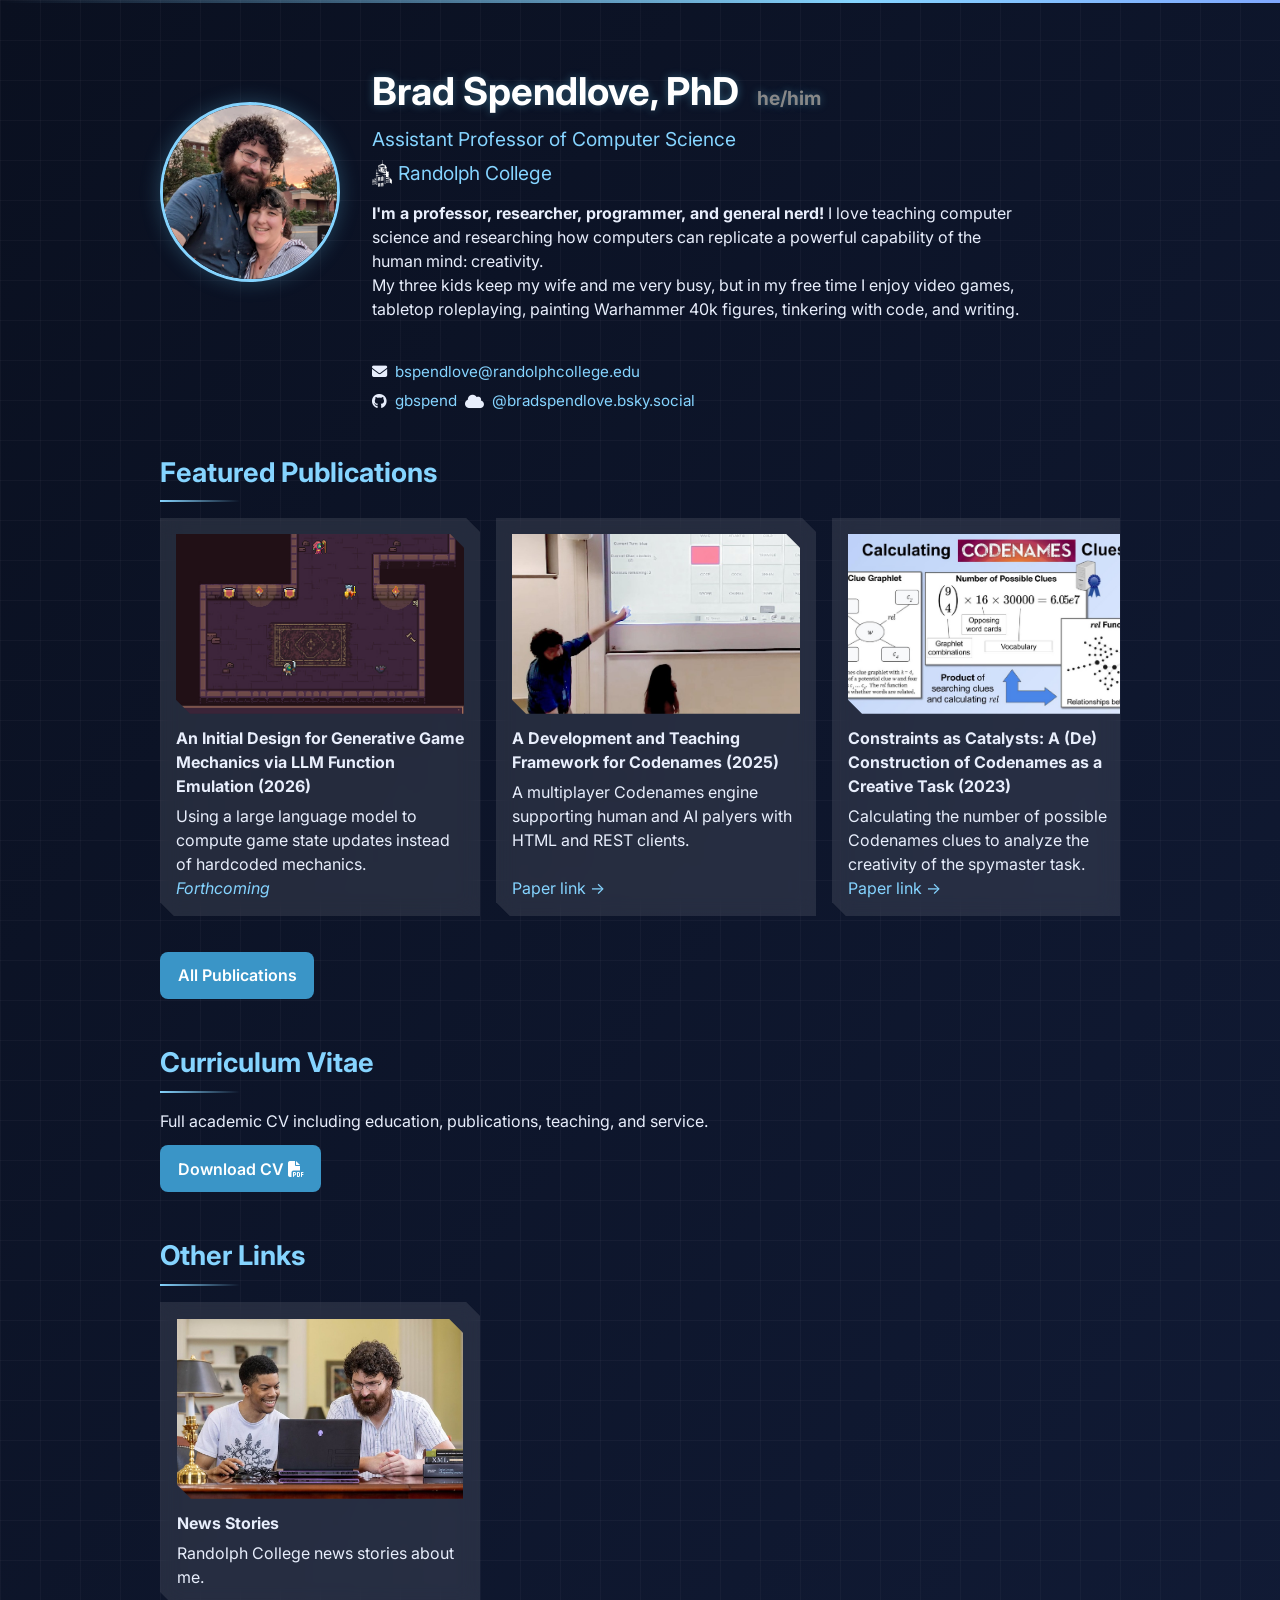
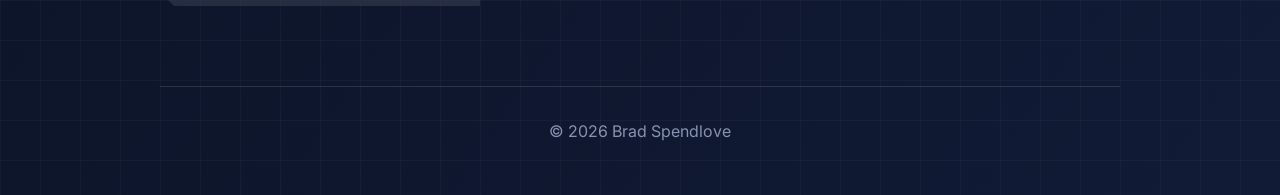
<file: index.html>
<!DOCTYPE html>
<html lang="en">
<head>
<meta charset="UTF-8">
<meta name="viewport" content="width=device-width, initial-scale=1.0">
<title>Brad Spendlove</title>
<link href="https://fonts.googleapis.com/css2?family=Inter:wght@300;400;600;700&display=swap" rel="stylesheet">
<link rel="stylesheet" href="css/style.css">
<link rel="stylesheet" href="https://cdnjs.cloudflare.com/ajax/libs/font-awesome/6.5.0/css/all.min.css">
</head>
<body>
<div class="top-line"></div>
<div class="container">

<header>
    <img src="me.jpg" class="profile-photo" alt="Brad Spendlove">

    <div class="hero">
        <h1>
            Brad Spendlove, PhD
            <span class="pronouns">he/him</span>
        </h1>
        <h2 class="title">
		  Assistant Professor of Computer Science

		  <span class="affiliation">
			<img src="images/randolph.png" class="inline-icon" alt="Randolph College Logo">
			<a href="https://www.randolphcollege.edu/computer-science/" target="_blank">
			  Randolph College
			</a>
		  </span>
		</h2>
        <p>
			<b>I'm a professor, researcher, programmer, and general nerd!</b> I love teaching computer science and researching how computers can replicate a powerful capability of the human mind: creativity.
		</p>
		<p class="bio2">
			My three kids keep my wife and me very busy, but in my free time I enjoy video games, tabletop roleplaying, painting Warhammer 40k figures, tinkering with code, and writing.
        </p>
    </div>
    <div class="social-links">
	  <div class="icon-links">
		<i class="fas fa-envelope"></i>
		<a href="mailto:bspendlove@randolphcollege.edu" target="_blank">bspendlove@randolphcollege.edu</a>
	  </div>

	  <div class="icon-links">
		<i class="fab fa-github"></i>
		<a href="https://github.com/gbspend" target="_blank" class="social">gbspend</a>

		<i class="fas fa-cloud"></i>
		<a href="https://bsky.app/profile/bradspendlove.bsky.social" target="_blank" class="social">@bradspendlove.bsky.social</a>
	  </div>
	</div>
</header>

<!--
<section>
    <h3>About Me</h3>
    <p>
        Lorem ipsum dolor sit amet, consectetur adipiscing elit, sed do eiusmod tempor incididunt ut labore et dolore magna aliqua. Ut enim ad minim veniam, quis nostrud exercitation ullamco laboris nisi ut aliquip ex ea commodo consequat.
    </p>
</section>
-->

<section>
    <h3>Featured Publications</h3>

    <div id="research-scroll" class="research-scroll"></div>
	
	<a href="publications.html" class="button" style="margin-top: 20px">All Publications</a>

</section>

<script src="js/papers-index.js"></script>


<section>
    <h3>Curriculum Vitae</h3>
    <p>
        Full academic CV including education, publications, teaching, and service.
    </p>
    <a href="BradSpendloveCVJun2026.pdf" class="button">Download CV <i class="fas fa-file-pdf"></i></a>
</section>


<section>
    <h3>Other Links</h3>
    <div class="research-scroll">

        <a href="https://www.randolphcollege.edu/news/tag/brad-spendlove/" target="_blank" class="other-card">
            <img src="images/srp2025.jpg" alt="">
            <h4>News Stories</h4>
            <p>Randolph College news stories about me.</p>
        </a>
    </div>
</section>


<footer>
    © 2026 Brad Spendlove
</footer>

</div>

</body>
</html>
</file>
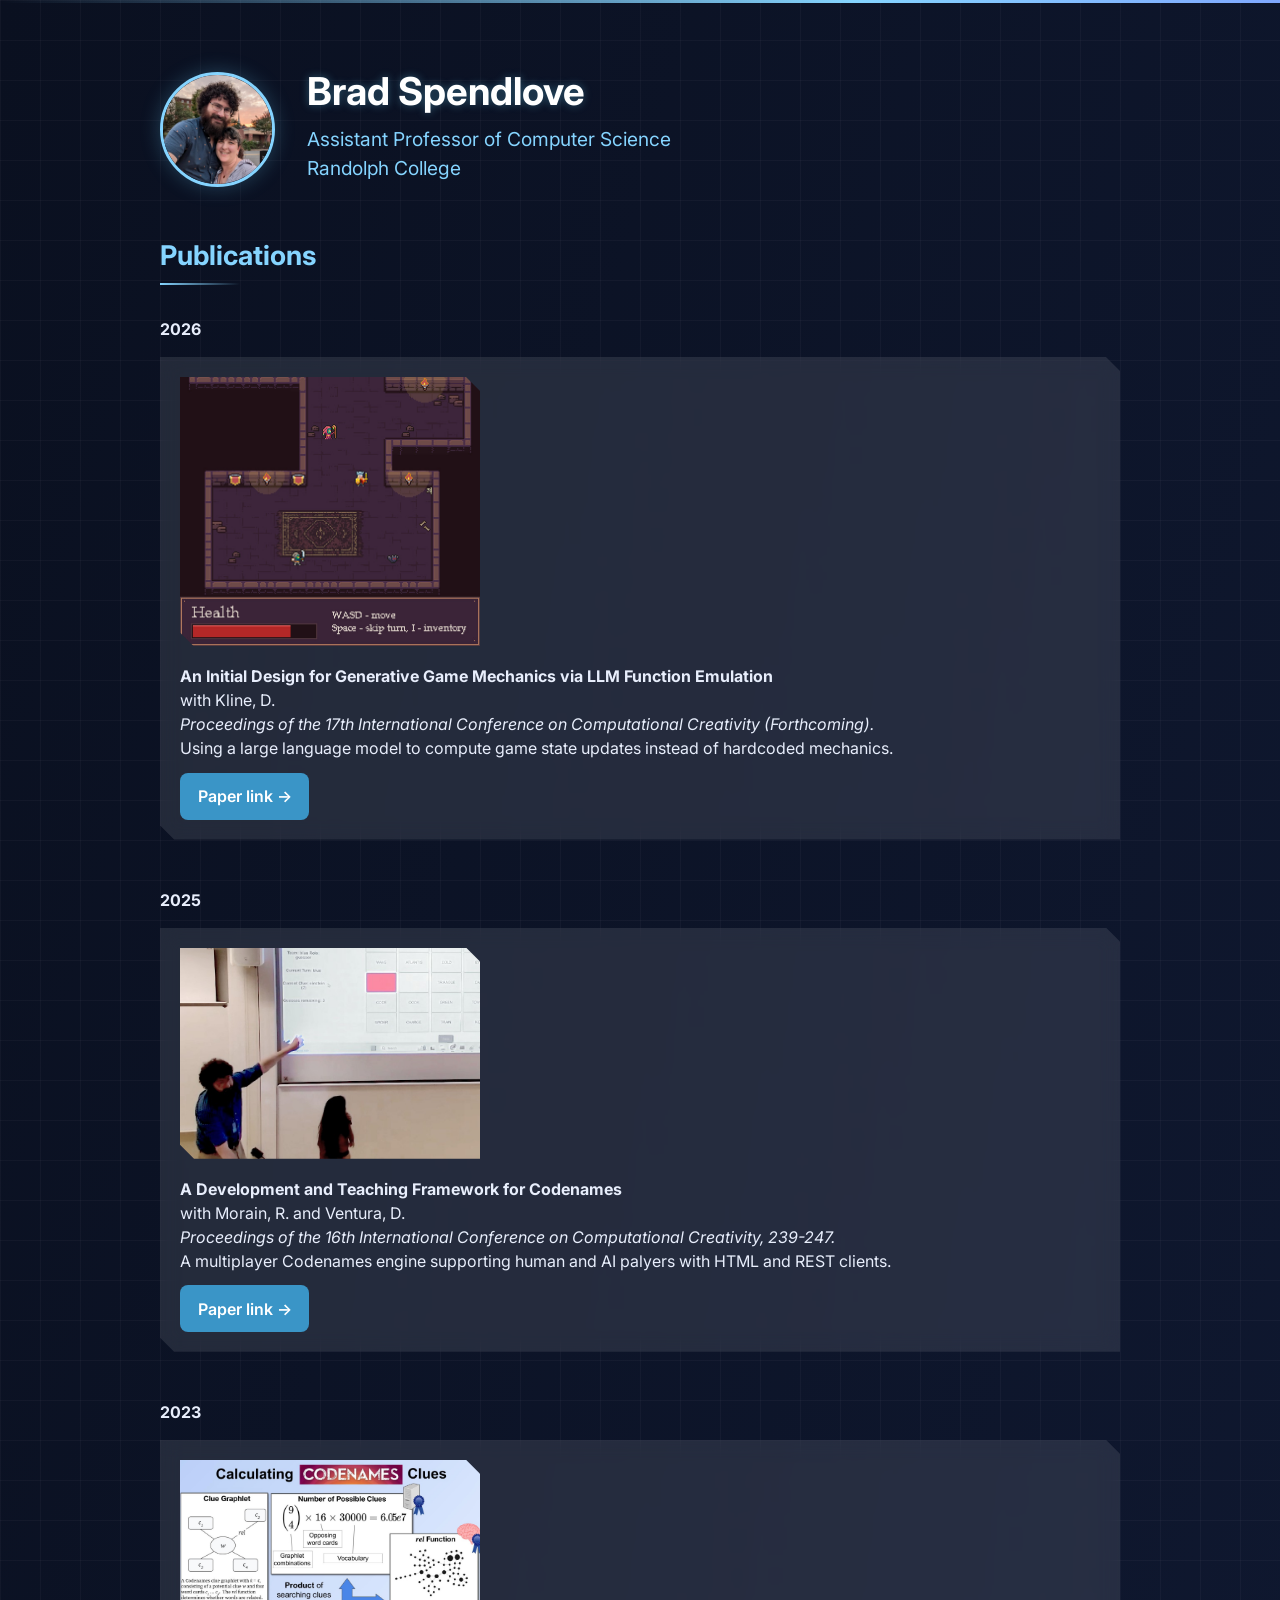
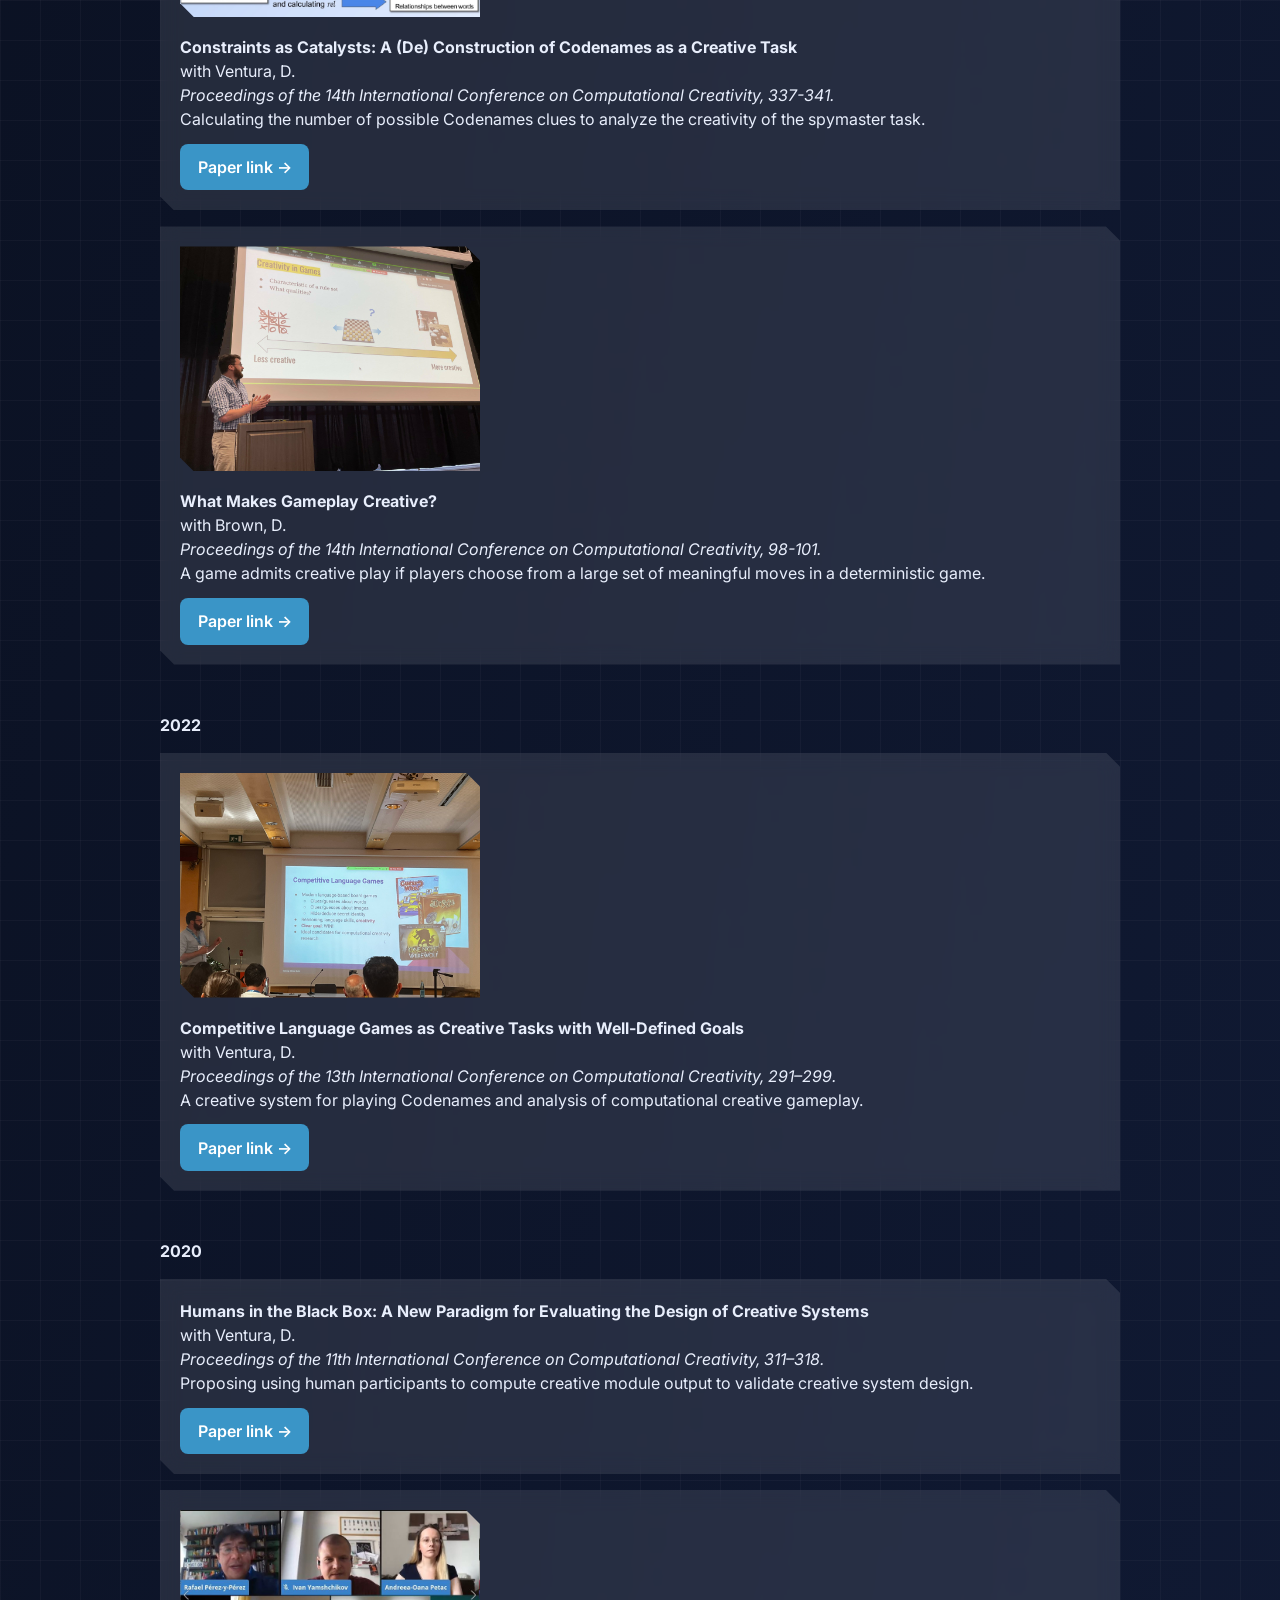
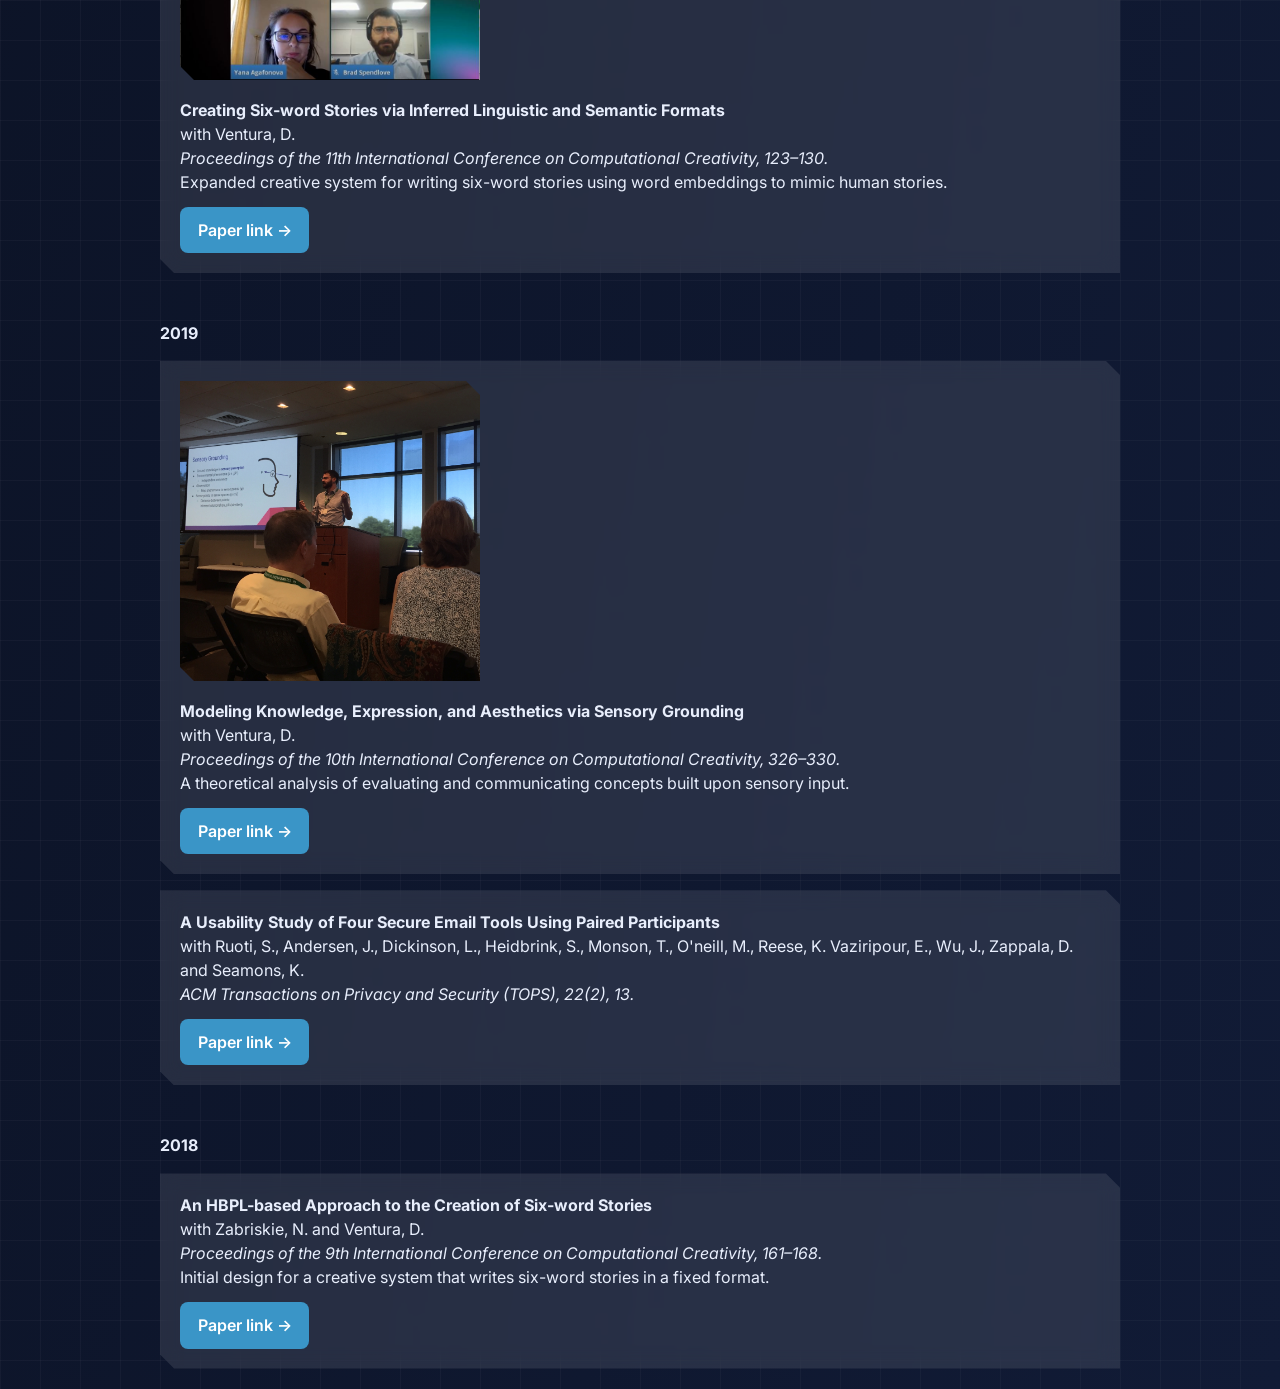
<file: publications.html>
<!DOCTYPE html>
<html lang="en">
<head>
<meta charset="UTF-8">
<meta name="viewport" content="width=device-width, initial-scale=1.0">
<title>Publications | Brad Spendlove</title>
<link href="https://fonts.googleapis.com/css2?family=Inter:wght@300;400;600;700&display=swap" rel="stylesheet">
<link rel="stylesheet" href="css/style.css">
</head>
<body>
<div class="top-line"></div>
<div class="container">
<a href="index.html" class="header-link">
<header>
    <img src="me.jpg" class="profile-photo profile-photo--small" alt="Brad Spendlove">

    <div class="hero">
        <h1>Brad Spendlove</h1>
        <h2>Assistant Professor of Computer Science<br>Randolph College</h2>
	</div>
</header>
</a>
<section  class="no-style">
    <h3>Publications</h3>
    <div id="publications-list"></div>
</section>

<script src="js/papers-publications.js"></script>
</div>
</body>
</html>
</file>
<file: css/style.css>
:root{
    --bg:#0a1020;
    --bg2:#121a30;
    --card:rgba(255,255,255,0.1);
    --text:#e8eefc;
    --accent:#85d4ff;
    --accent2:#7b7dff;
	--button-bg:#3a95c7;
    --border:rgba(255,255,255,0.12);
	--card-clip: polygon(
        0% 0%,
        calc(100% - 14px) 0%,
        100% 14px,
        100% 100%,
        14px 100%,
        0% calc(100% - 14px)
    );
}

html{
    background:var(--bg);
    overflow-x:hidden;
}

*{
    box-sizing:border-box;
    margin:0;
    padding:0;
}

body{
    font-family:'Inter',sans-serif;
    background:var(--bg);
    color:var(--text);
    line-height:1.5;
    font-size:16px;
    overflow-x:hidden;
    background:
        linear-gradient(rgba(255,255,255,.03) 1px, transparent 1px),
        linear-gradient(90deg, rgba(255,255,255,.03) 1px, transparent 1px),
        linear-gradient(to bottom right, #0a1020, #111b36);
    background-size: 40px 40px, 40px 40px, cover;
}

a{
    color:var(--accent);
    text-decoration:none;
}

a:hover{
    text-decoration:underline;
}

.container{
    max-width:1000px;
    margin:auto;
    padding:1.25rem;
}

header{
    display:grid;
    grid-template-columns:auto 1fr;
    gap:2rem 2rem;
    align-items:center;
    padding:2.5rem 0;
}

.profile-photo{
    width:180px;
    height:180px;
    object-fit:cover;
    border-radius:50%;
    border:3px solid var(--accent);
    box-shadow:
        0 0 20px rgba(106,217,255,.25);
}

.profile-photo--small {
  width: 115px;
  height: 115px;
}

.hero h1{
    font-size:2.4rem;
    margin-bottom:.3rem;
    color:white;
    text-shadow:
        0 0 8px rgba(106,217,255,.35);
}

.hero h2{
    font-size:1.2rem;
    color:var(--accent);
    font-weight:400;
    margin-bottom:.8rem;
}

.hero p{
    max-width:650px;
}

section{
    margin:0 0 2.8rem;
}

section.no-style {
  margin: 0;
}

h3{
    font-size:1.7rem;
    margin-bottom:1rem;
    color:var(--accent);
}

section.no-style h3{
  margin-bottom:0;
}


.button{
    display:inline-block;
    margin-top:.8rem;
    background:var(--button-bg);
    color:white;
    padding:.7rem 1.1rem;
    border-radius:8px;
    font-weight:600;
}

.card-grid{
    display:grid;
    grid-template-columns:repeat(auto-fit,minmax(250px,1fr));
    gap:1rem;
}

.card{
    padding:1.25rem;
}

.card img{
    width:100%;
    margin-bottom:.75rem;
}

.research-scroll{
    display:flex;
    gap:1rem;
    overflow-x:auto;
    padding-bottom:1rem;
    scroll-snap-type:x mandatory;
}

.research-scroll::-webkit-scrollbar{
    height:10px;
}

.research-scroll::-webkit-scrollbar-thumb{
    background:#ccc;
    border-radius:10px;
}

.research-card{
	display: flex;
    flex-direction: column;
    min-width:320px;
    max-width:320px;
    flex:0 0 auto;
    padding:1rem;
    scroll-snap-align:start;
    transition:transform .2s;
}

.research-card > *:last-child {
  margin-top: auto;
}

.card-note {
	font-style: italic;
	color:var(--accent);
}

.card,
.research-card,
.other-card{
    background: var(--card);
    backdrop-filter: blur(10px);
}

.card,
.research-card,
.other-card,
.card img,
.research-card img,
.other-card img {
    border-radius: 0;
    clip-path: var(--card-clip);
}

.research-card:hover{
    transform:translateY(-4px);
}

.research-card img{
    width:100%;
    height:180px;
    object-fit:cover;
    margin-bottom:.75rem;
}

.research-card h4{
    margin-bottom:.4rem;
}

.other-card{
    display:flex;
    flex-direction:column;
    min-width:320px;
    max-width:320px;
    flex:0 0 auto;
    padding:1rem;
    scroll-snap-align:start;
    transition:transform .2s, border-color .2s;
    color:var(--text);
    text-decoration:none;
    border:1px solid transparent;
}

.other-card:hover{
    transform:translateY(-4px);
    border-color:var(--border);
    text-decoration:none;
}

.other-card:hover h4{
    color:var(--accent);
}

.other-card img{
    width:100%;
    height:180px;
    object-fit:cover;
    margin-bottom:.75rem;
}

.other-card h4{
    margin-bottom:.4rem;
    color:var(--text);
    transition:color .2s;
}

.other-card p{
    color:var(--text);
}

footer{
    text-align:center;
    color:#8892b0;
    padding:2rem 0;
    margin-top:4rem;
    border-top:1px solid var(--border);
}

@media(max-width:700px){
    header{
        display:flex;
        flex-wrap:wrap;
        align-items:center;
        text-align:left;
        gap:.75rem 1rem;
        padding:1rem 0;
    }

    /* Unwrap .hero on mobile only, so its children (h1, h2, p) become
       direct flex items of header and can be independently reordered.
       Desktop layout/DOM is untouched. */
    .hero{
        display:contents;
    }

    .profile-photo{
        width:72px;
        height:72px;
        margin:0;
        flex-shrink:0;
        order:1;
    }

    .hero h1{
        order:2;
        font-size:1.5rem;
        flex:1 1 auto;
        min-width:0;
    }

    .pronouns, .bio2, .auth-ven{
        display:none;
    }

    .hero h2{
        order:3;
        width:100%;
        text-align:left;
        font-size:1rem;
    }

    .affiliation{
        font-size:0.9rem;
    }

    .hero p{
        order:4;
        width:100%;
        max-width:none;
        text-align:left;
    }

    .social-links{
        order:5;
        width:100%;
        align-items:flex-start;
        text-align:left;
    }
}

h3::after{
    content:"";
    display:block;
    width:80px;
    height:2px;
    margin-top:.4rem;
    background:linear-gradient(to right,var(--accent),transparent);
}

.top-line{
    height:3px;
    background:linear-gradient(
        90deg,
        transparent,
        var(--accent),
        var(--accent2),
        transparent
    );
    background-size:200% 100%;
    animation: scan 6s linear infinite;
}

@keyframes scan{
    from{background-position:0%}
    to{background-position:200%}
}

#publications-list {
    display: flex;
    flex-direction: column;
    gap: 1rem;
}

#publications-list img{
    width:300px;
}

.pronouns {
  font-size: 0.5em;
  color: #888;
  margin-left: 0.5em;
}

.social-links {
  grid-column: 2 / 3;
  margin-top: 0.5rem;
  display: flex;
  flex-direction: column;
  gap: 0.4rem;
  font-size: 0.95rem;
}

.icon-links {
  display: flex;
  align-items: center;
  gap: 0.5rem;
  flex-wrap: wrap;
  min-width: 0;
}

.icon-links a {
  text-decoration: none;
  overflow-wrap: break-word;
  word-break: break-word;
  min-width: 0;
}

.icon-links a:hover {
  text-decoration: underline;
}

/* Individual social links */
.social {
  display: inline-flex;
  align-items: center;
  gap: 0.4rem;
  text-decoration: none;
}

.header-link {
  text-decoration: none;
  color: inherit;
  display: block;
}

.title {
  display: flex;
  flex-direction: column;
  gap: 0.3rem;
}

.affiliation {
  display: inline-flex;
  align-items: center;
  gap: 0.4rem;
}

.inline-icon {
  height: 1.4em;
  width: auto;
  vertical-align: middle;
}
</file>
